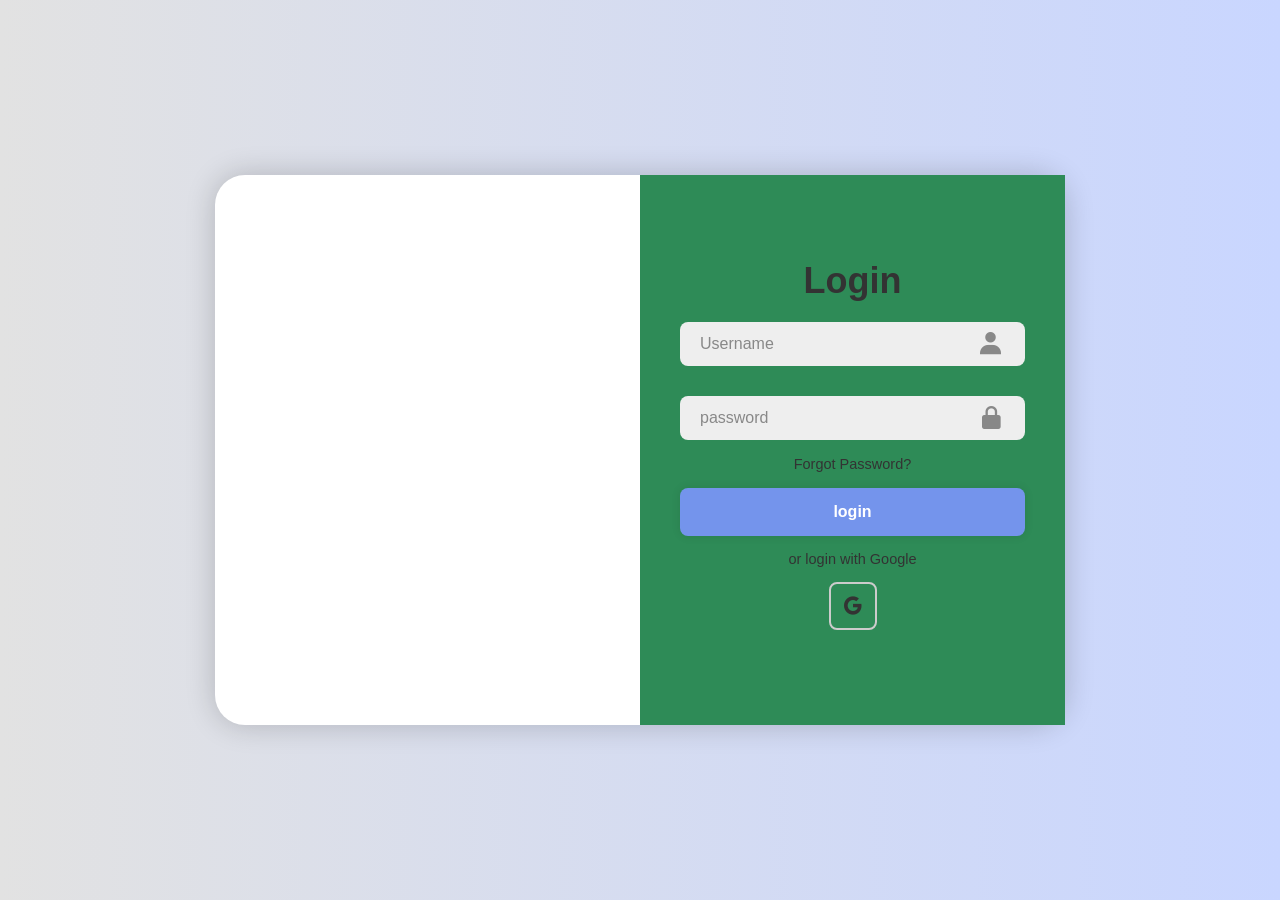
<file: index.html>
<!DOCTYPE html>
<html>
<head>
  <meta charset="UTF-8">
  <meta http-equiv="X-UA-Compatible" content="IE=edge"
  <meta name="viewport" content="width-device-width,initial-scale=1.0">
  <title> registration / login</title>
  <link href='https://unpkg.com/boxicons@2.1.4/css/boxicons.min.css' rel='stylesheet'>
  <link rel="stylesheet" href="Form2.css">
</head>
<body>

  <div class="container">
    <div class="form-box">
      <form action="">
        <h1>Login</h1>
        
        <div class="input-box">
          <i class='bx bxs-user'></i>
          <input type="text" placeholder="Username" required>
        </div>
       
        <div class="input-box">
          <i class='bx bxs-lock-alt'></i>
          <input type="password" placeholder="password" required>
        </div>
      
        <div class="forgot-link">
          <a href="#">Forgot Password?</a>
        </div>
       
        <button type="submit" class="btn">login</button>
       
        <p>or login with Google</p>
        <i class='bx bxl-google'></i>
        </div>
      </form>
    </div>
  </div>



  
  <script src=""></script>
</body>
</html>
</file>
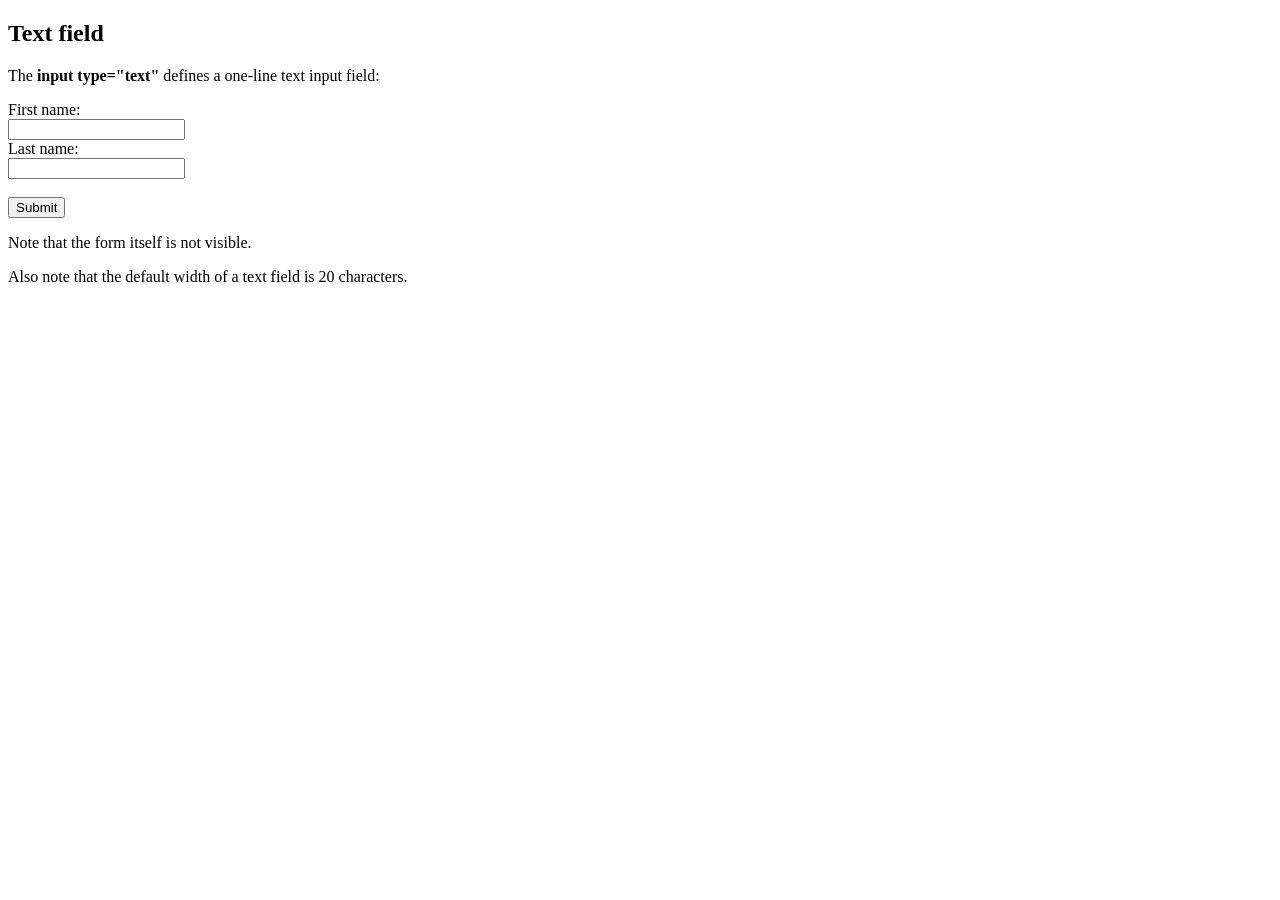
<file: Form3.html>
<!DOCTYPE html>
<html>
<body>

<h2>Text field</h2>
<p>The <strong>input type="text"</strong> defines a one-line text input field:</p>

<form action="/action_page.php">
  <label for="fname">First name:</label><br>
  <input type="text" id="fname" name="fname"><br>
  <label for="lname">Last name:</label><br>
  <input type="text" id="lname" name="lname"><br><br>
  <input type="submit" value="Submit">
</form>

<p>Note that the form itself is not visible.</p>
<p>Also note that the default width of a text field is 20 characters.</p>

</body>
</html>
</file>
<file: Form2.css>
* {
    margin: 0;
    padding: 0;
    box-sizing: border-box;
    font-family: 'Poppins', sans-serif;
}

body {
    display: flex;
    justify-content: center;
    align-items: center;
    min-height: 100vh;
    background: linear-gradient(90deg, #e2e2e2, #c9d6ff);
}

.container {
    position: relative;
    width: 850px;
    height: 550px;
    background: #fff;
    border-radius: 30px;
    box-shadow: 0 0 30px rgba(0, 0, 0, 0.2);
}

.form-box {
    position: absolute;
    right: 0;
    width: 50%;
    height: 100%;
    background: seagreen;
    display: flex;
    align-items: center;
    color: #333;
    text-align: center;
    padding: 40px;
}

form {
    width: 100%;
}

.container h1 {
    font-size: 36px;
    margin: -10px 0;
}

.input-box {
    position: relative;
    margin: 30px 0;
}

.input-box input {
    width: 100%;
    padding: 13px 50px 13px 20px;
    background: #eee;
    border-radius: 8px;
    border: none;
    outline: none;
    font-size: 16px;
    color: #333;
    font-weight: 500;
}

.input-box input::placeholder {
    color: #888;
    font-weight: 400;
}

.input-box i {
    position: absolute;
    right: 20px;
    top: 50%;
    transform: translateY(-50%);
    font-size: 28px;
    color: #888;
}

.forgot-link {
    margin: -15px 0 15px;                                                                                                                                                                                                                                                                                                                                                                                                                                  
}

.forgot-link a {
    font-size: 14.5px;
    color: #333;
    text-decoration: none;
}

.btn {
    width: 100%;
    height: 48px;
    background: #7494ec;
    border-radius: 8px;
    box-shadow: 0 0 10px rgba(0, 0, 0, 0.1);
    border: none;
    cursor: pointer;
    font-size: 16px;
    color: #fff;
    font-weight: 600;
}

.container p {
    font-size: 14.5px;
    margin: 15px 0;
}

.bxl-google {
    display: inline-flex;
    padding: 10px;
    border: 2px solid #ccc;
    border-radius: 8px;
    font-size: 24px;
    color: #333;
    text-decoration: none;
    margin: 0 8px;
}
</file>
